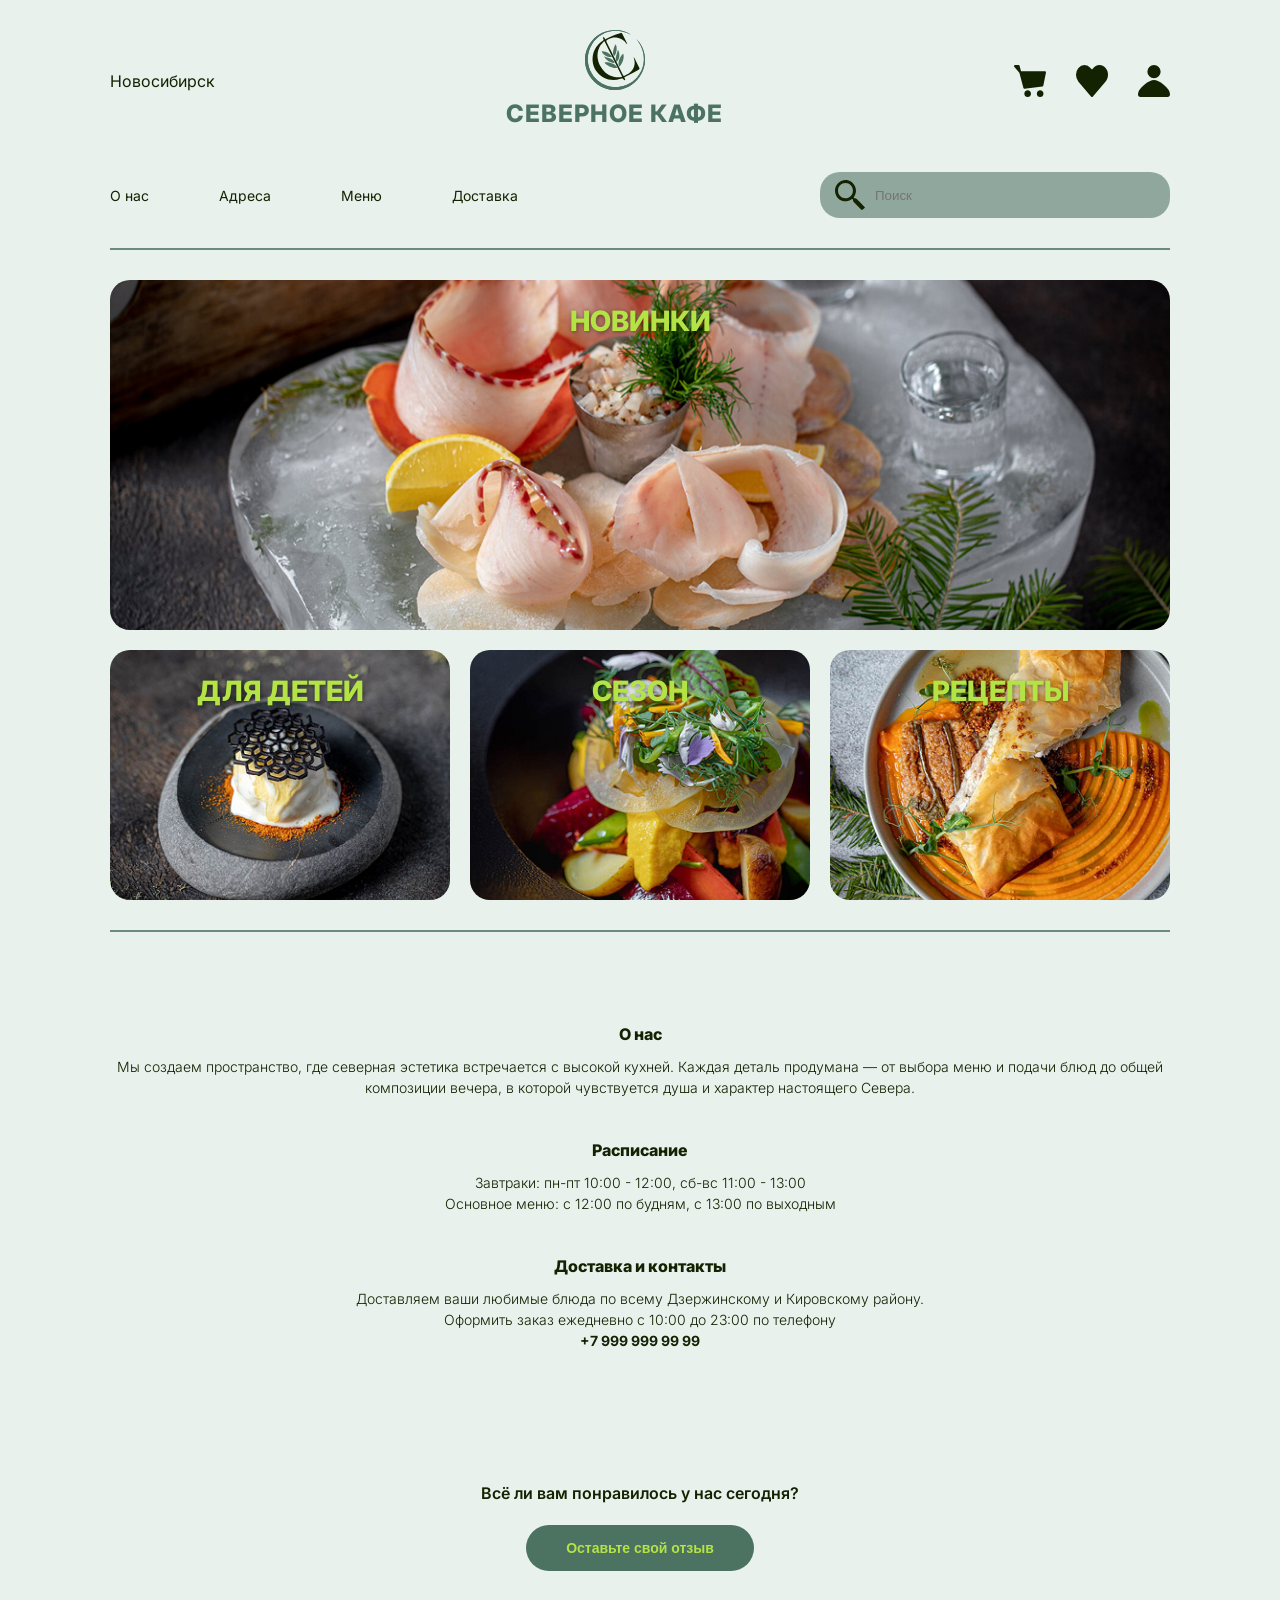
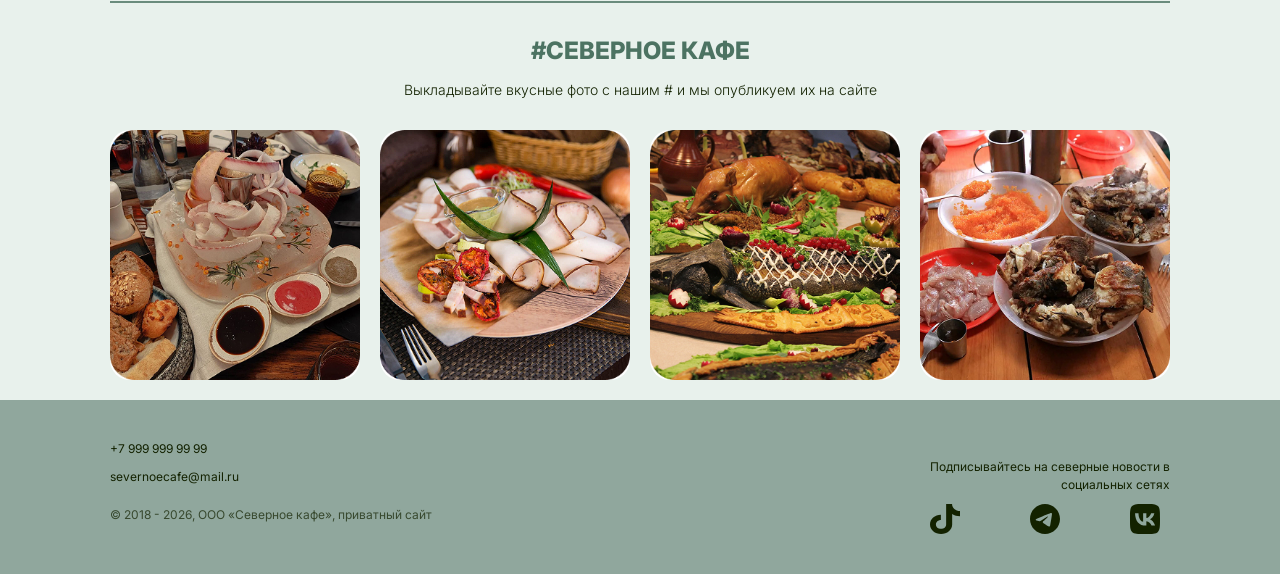
<file: index.html>
<!DOCTYPE html>
<html lang="ru">
<head>
    <meta charset="UTF-8">
    <meta name="viewport" content="width=1024">
    <title>Северное Кафе</title>
    <link rel="preconnect" href="https://fonts.googleapis.com">
    <link rel="preconnect" href="https://fonts.gstatic.com" crossorigin>
    <link href="https://fonts.googleapis.com/css2?family=Inter:wght@300;400;600;800&display=swap" rel="stylesheet">
    <link rel="stylesheet" href="glavnaya_css.css">
    <link rel="stylesheet" href="header_footer.css">

</head>
<body>

    <header class="header container">
        <div class="header-top">
            <div class="city">Новосибирск</div>
            
            <div class="logo">
    <a href="index.html">
        <img src="images/logotype.svg" alt="Логотип" class="logo-icon">
    </a>
    
    <h1>СЕВЕРНОЕ КАФЕ</h1>
</div>
            
            <div class="header-icons">
                <a href="korzina.html" class="header-icons" aria-label="Корзина">
                    <img src="images/korzina.svg" alt="Корзина" class="icon-img">
                </a>
                <img src="images/izbrannoe.svg" alt="Избранное" class="icon-img">
                <img src="images/kabinet.svg" alt="Профиль" class="icon-img">
            </div>
        </div>

        <div class="header-bottom">
            <nav class="main-menu">
                <a href="index.html#info">О нас</a>
                <a href="#">Адреса</a>
                <a href="menu.html">Меню</a>
                <a href="#">Доставка</a>
            </nav>
            <div class="search-bar">
                <img src="images/poisk.svg" alt="Поиск" class="icon-img">
                <input type="text" placeholder="Поиск">
            </div>
        </div>
    </header>

    <div class="container"><hr class="divider"></div>

    <main>
        <section class="banners container">
            <div class="banner banner-large" style="background-image: url('images/gl_novinki.jpg');">
                <h2 class="accent-text">НОВИНКИ</h2>
            </div>
            
            <div class="banner-row">
                <div class="banner banner-small" style="background-image: url('images/gl_deti.jpg');">
                    <h3 class="accent-text">Для детей</h3>
                </div>
                <div class="banner banner-small" style="background-image: url('images/gl_sezon.jpg');">
                    <h3 class="accent-text">Сезон</h3>
                </div>
                <div class="banner banner-small" style="background-image: url('images/gl_recepti.jpg');">
                    <h3 class="accent-text">Рецепты</h3>
                </div>
            </div>
        </section>

        <div class="container"><hr class="divider"></div>

        <section id="info" class="info-section" style="background-image: linear-gradient(rgba(232, 241, 236, 0.8), rgba(232, 241, 236, 0.8)), url('images/gl_o_nas.jpg');">
            <div class="container info-content">
                <div class="info-block">
                    <h4>О нас</h4>
                    <p>Мы создаем пространство, где северная эстетика встречается с высокой кухней. Каждая деталь продумана — от выбора меню и подачи блюд до общей композиции вечера, в которой чувствуется душа и характер настоящего Севера.</p>
                </div>

                <div class="info-block">
                    <h4>Расписание</h4>
                    <p>Завтраки: пн-пт 10:00 - 12:00, сб-вс 11:00 - 13:00<br>
                    Основное меню: с 12:00 по будням, с 13:00 по выходным</p>
                </div>

                <div class="info-block">
                    <h4>Доставка и контакты</h4>
                    <p>Доставляем ваши любимые блюда по всему Дзержинскому и Кировскому району.<br>
                    Оформить заказ ежедневно с 10:00 до 23:00 по телефону<br>
                    <strong>+7 999 999 99 99</strong></p>
                </div>
            </div>
        </section>

        <section class="review-gallery-section container">
            <div class="review-block">
                <h3>Всё ли вам понравилось у нас сегодня?</h3>
                <button class="feedback-btn">Оставьте свой отзыв</button>
            </div>
            
            <hr class="divider">

            <div class="gallery-block">
                <h2 class="section-title">#СЕВЕРНОЕ КАФЕ</h2>
                <p>Выкладывайте вкусные фото с нашим # и мы опубликуем их на сайте</p>
                
                <div class="gallery-container">
                    <div class="gallery-grid">
                        <img src="images/gl_1.jpg" alt="Фото 1">
                        <img src="images/gl_2.jpg" alt="Фото 2">
                        <img src="images/gl_3.jpg" alt="Фото 3">
                        <img src="images/gl_4.jpg" alt="Фото 4">
                        <img src="images/gl_5.jpg" alt="Фото 5">
                        <img src="images/gl_6.jpg" alt="Фото 6">
                        <img src="images/gl_7.jpg" alt="Фото 7">
                        <img src="images/gl_8.jpg" alt="Фото 8">
                        <img src="images/gl_9.jpg" alt="Фото 9">
                    </div>
                </div>
            </div>
        </section>
    </main>

    <footer class="footer">
        <div class="container footer-content">
            <div class="footer-left">
                <p>+7 999 999 99 99</p>
                <p>severnoecafe@mail.ru</p>
                <p class="copyright">© 2018 - 2026, ООО «Северное кафе», приватный сайт</p>
            </div>
            <div class="footer-right">
                <p>Подписывайтесь на северные новости в<br>социальных сетях</p>
                <div class="social-icons">
                    <img src="images/inst.svg" alt="Инстаграм" class="icon-img">
                    <img src="images/telega.svg" alt="Телеграм" class="icon-img">
                    <img src="images/vk.svg" alt="ВКантакте" class="icon-img">
                </div>
            </div>
        </div>
    </footer>

</body>
</html>
</file>
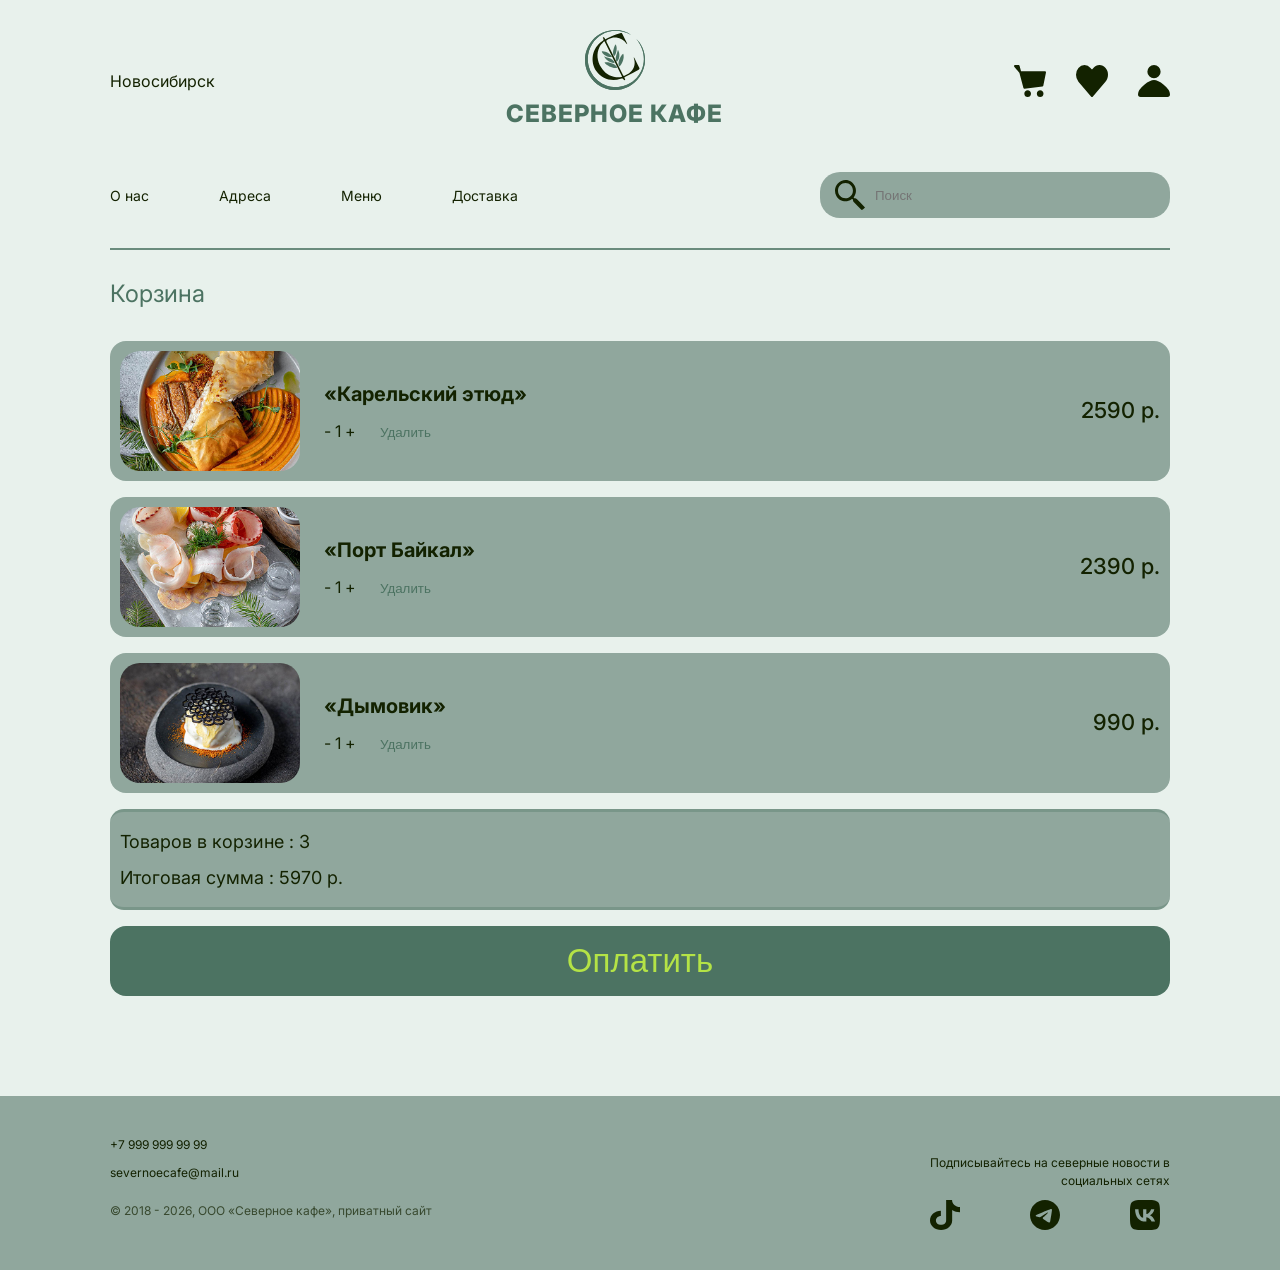
<file: korzina.html>
<!doctype html>
<html lang="ru">
<head>
  <meta charset="UTF-8">
  <meta name="viewport" content="width=device-width, initial-scale=1.0">
  <title>Северное кафе - Корзина</title>
  <link rel="preconnect" href="https://fonts.googleapis.com">
  <link rel="preconnect" href="https://fonts.gstatic.com" crossorigin>
  <link href="https://fonts.googleapis.com/css2?family=Inter:wght@400;500;600&display=swap" rel="stylesheet">
  <link rel="stylesheet" href="korzina_css.css">
  <link rel="stylesheet" href="header_footer.css">

</head>
<body>

    <header class="header container">
        <div class="header-top">
            <div class="city">Новосибирск</div>
            
            <div class="logo">
    <a href="index.html">
        <img src="images/logotype.svg" alt="Логотип" class="logo-icon">
    </a>
    
    <h1>СЕВЕРНОЕ КАФЕ</h1>
</div>
            
            <div class="header-icons">
                <a href="korzina.html" class="header-icons" aria-label="Корзина">
                    <img src="images/korzina.svg" alt="Корзина" class="icon-img">
                </a>
                <img src="images/izbrannoe.svg" alt="Избранное" class="icon-img">
                <img src="images/kabinet.svg" alt="Профиль" class="icon-img">
            </div>
        </div>

        <div class="header-bottom">
            <nav class="main-menu">
                <a href="index.html#info">О нас</a>
                <a href="#">Адреса</a>
                <a href="menu.html">Меню</a>
                <a href="#">Доставка</a>
            </nav>
            <div class="search-bar">
                <img src="images/poisk.svg" alt="Поиск" class="icon-img">
                <input type="text" placeholder="Поиск">
            </div>
        </div>
    </header>

    <div class="container"><hr class="divider"></div>

    <main class="cart container">
      <div class="cart__heading">
        <h2>Корзина</h2>
      </div>

      <div class="cart-item">
    <img src="images/m_3.jpg" alt="Карельский этюд" class="cart-item-img">
    
    <div class="cart-item-info">
        <h3>«Карельский этюд»</h3>
        <div class="item-controls">
            <span>- 1 +</span>
            <button class="delete-link">Удалить</button>
        </div>
    </div>
    
    <div class="cart-item-price">2590 р.</div>
</div>

<div class="cart-item">
    <img src="images/m_2.jpg" alt="Порт Байкал" class="cart-item-img">
    
    <div class="cart-item-info">
        <h3>«Порт Байкал»</h3>
        <div class="item-controls">
            <span>- 1 +</span>
            <button class="delete-link">Удалить</button>
        </div>
    </div>
    
    <div class="cart-item-price">2390 р.</div>
</div>

<div class="cart-item">
    <img src="images/m_9.jpg" alt="Дымовик" class="cart-item-img">
    
    <div class="cart-item-info">
        <h3>«Дымовик»</h3>
        <div class="item-controls">
            <span>- 1 +</span>
            <button class="delete-link">Удалить</button>
        </div>
    </div>
    
    <div class="cart-item-price">990 р.</div>
</div>

      <section class="summary">
        <p>Товаров в корзине : 3</p>
        <p>Итоговая сумма : 5970 р.</p>
      </section>

      <button class="pay-btn">Оплатить</button>
    </main>

  <footer class="footer">
        <div class="container footer-content">
            <div class="footer-left">
                <p>+7 999 999 99 99</p>
                <p>severnoecafe@mail.ru</p>
                <p class="copyright">© 2018 - 2026, ООО «Северное кафе», приватный сайт</p>
            </div>
            <div class="footer-right">
                <p>Подписывайтесь на северные новости в<br>социальных сетях</p>
                <div class="social-icons">
                    <img src="images/inst.svg" alt="Инстаграм" class="icon-img">
                    <img src="images/telega.svg" alt="Телеграм" class="icon-img">
                    <img src="images/vk.svg" alt="ВКантакте" class="icon-img">
                </div>
            </div>
        </div>
    </footer>

</body>
</html>
</file>
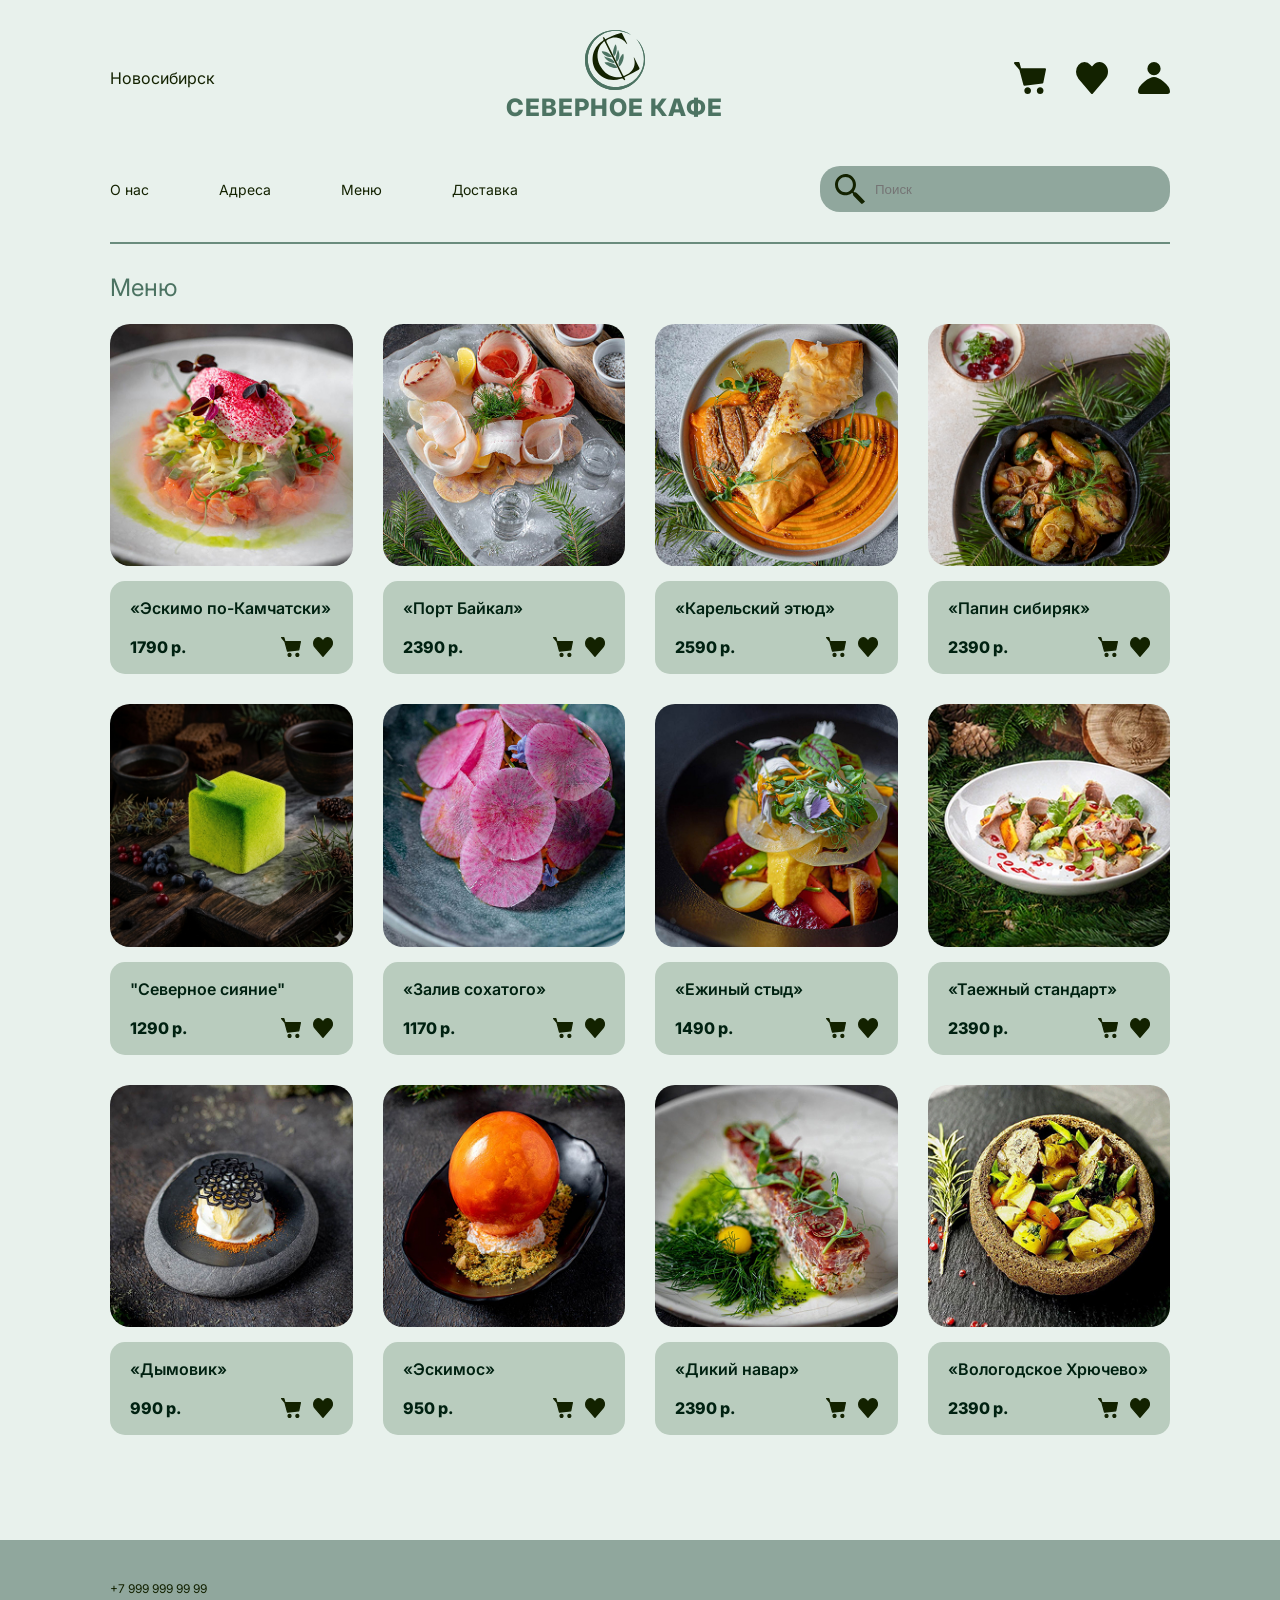
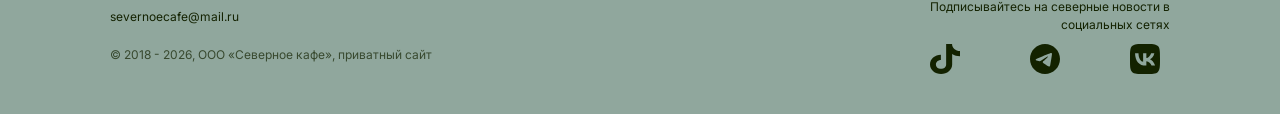
<file: menu.html>
<body>
<!DOCTYPE html>
<html lang="ru">
<head>
    <meta charset="UTF-8">
    <meta name="viewport" content="width=device-width, initial-scale=1.0">
    <title>Северное Кафе</title>
    <link rel="preconnect" href="https://fonts.googleapis.com">
    <link rel="preconnect" href="https://fonts.gstatic.com" crossorigin>
    <link href="https://fonts.googleapis.com/css2?family=Inter:wght@300;400;600;800&display=swap" rel="stylesheet">
    <link rel="stylesheet" href="menu_css.css">
    <link rel="stylesheet" href="header_footer.css">

</head>
<body>

    <header class="header container">
        <div class="header-top">
            <div class="city">Новосибирск</div>
            
            <div class="logo">
    <a href="                                  index.html">
        <img src="images/logotype.svg" alt="Логотип" class="logo-icon">
    </a>
    
    <h1>СЕВЕРНОЕ КАФЕ</h1>
</div>
            
            <div class="header-icons">
                <a href="korzina.html" class="header-icons" aria-label="Корзина">
                    <img src="images/korzina.svg" alt="Корзина" class="icon-img">
                </a>
                <img src="images/izbrannoe.svg" alt="Избранное" class="icon-img">
                <img src="images/kabinet.svg" alt="Профиль" class="icon-img">
            </div>
        </div>

        <div class="header-bottom">
            <nav class="main-menu">
                <a href="index.html#info">О нас</a>
                <a href="#">Адреса</a>
                <a href="menu.html">Меню</a>
                <a href="#">Доставка</a>
            </nav>
            <div class="search-bar">
                <img src="images/poisk.svg" alt="Поиск" class="icon-img">
                <input type="text" placeholder="Поиск">
            </div>
        </div>
    </header>

    <div class="container"><hr class="divider"></div>

    <main class="container">
    <h2 class="menu-title">Меню</h2>
    
    <div class="menu-grid">
        
        <div class="menu-card">
            <div class="card-image-wrapper">
                <img src="images/m_1.jpg" alt="Эскимо по-Камчатски">
            </div>
            <div class="card-info">
                <h3 class="dish-title">«Эскимо по-Камчатски»</h3>
                <div class="card-bottom">
                    <span class="dish-price">1790 р.</span>
                    <div class="card-actions">
                        <img src="images/korzina.svg" alt="В корзину" class="action-icon">
                        <img src="images/izbrannoe.svg" alt="В избранное" class="action-icon">
                    </div>
                </div>
            </div>
        </div>
        <div class="menu-card">
            <div class="card-image-wrapper">
                <a href="tovar.html">
                    <img src="images/m_2.jpg" alt="«Порт Байкал»">
                </a>
            </div>
            <div class="card-info">
                <a href="tovar.html" class="dish-link">
                    <h3 class="dish-title">«Порт Байкал»</h3>
                </a>
                <div class="card-bottom">
                    <span class="dish-price">2390 р.</span>
                    <div class="card-actions">
                        <img src="images/korzina.svg" alt="В корзину" class="action-icon">
                        <img src="images/izbrannoe.svg" alt="В избранное" class="action-icon">
                    </div>
                </div>
            </div>
        </div>
        <div class="menu-card">
            <div class="card-image-wrapper">
                <img src="images/m_3.jpg" alt="«Карельский этюд»">
            </div>
            <div class="card-info">
                <h3 class="dish-title">«Карельский этюд»</h3>
                <div class="card-bottom">
                    <span class="dish-price">2590 р.</span>
                    <div class="card-actions">
                        <img src="images/korzina.svg" alt="В корзину" class="action-icon">
                        <img src="images/izbrannoe.svg" alt="В избранное" class="action-icon">
                    </div>
                </div>
            </div>
        </div>
        <div class="menu-card">
            <div class="card-image-wrapper">
                <img src="images/m_4.jpg" alt="«Папин сибиряк»">
            </div>
            <div class="card-info">
                <h3 class="dish-title">«Папин сибиряк»</h3>
                <div class="card-bottom">
                    <span class="dish-price">2390 р.</span>
                    <div class="card-actions">
                        <img src="images/korzina.svg" alt="В корзину" class="action-icon">
                        <img src="images/izbrannoe.svg" alt="В избранное" class="action-icon">
                    </div>
                </div>
            </div>
        </div>
        <div class="menu-card">
            <div class="card-image-wrapper">
                <img src="images/m_5.jpg" alt="«Северное сияние»">
            </div>
            <div class="card-info">
                <h3 class="dish-title">"Северное сияние"</h3>
                <div class="card-bottom">
                    <span class="dish-price">1290 р.</span>
                    <div class="card-actions">
                        <img src="images/korzina.svg" alt="В корзину" class="action-icon">
                        <img src="images/izbrannoe.svg" alt="В избранное" class="action-icon">
                    </div>
                </div>
            </div>
        </div>
        <div class="menu-card">
            <div class="card-image-wrapper">
                <img src="images/m_6.jpg" alt="«Залив сохатого»">
            </div>
            <div class="card-info">
                <h3 class="dish-title">«Залив сохатого»</h3>
                <div class="card-bottom">
                    <span class="dish-price">1170 р.</span>
                    <div class="card-actions">
                        <img src="images/korzina.svg" alt="В корзину" class="action-icon">
                        <img src="images/izbrannoe.svg" alt="В избранное" class="action-icon">
                    </div>
                </div>
            </div>
        </div>
        <div class="menu-card">
            <div class="card-image-wrapper">
                <img src="images/m_7.jpg" alt="«Ежиный стыд»">
            </div>
            <div class="card-info">
                <h3 class="dish-title">«Ежиный стыд»</h3>
                <div class="card-bottom">
                    <span class="dish-price">1490 р.</span>
                    <div class="card-actions">
                        <img src="images/korzina.svg" alt="В корзину" class="action-icon">
                        <img src="images/izbrannoe.svg" alt="В избранное" class="action-icon">
                    </div>
                </div>
            </div>
        </div>
        <div class="menu-card">
            <div class="card-image-wrapper">
                <img src="images/m_8.jpg" alt="«Таежный стандарт»">
            </div>
            <div class="card-info">
                <h3 class="dish-title">«Таежный стандарт»</h3>
                <div class="card-bottom">
                    <span class="dish-price">2390 р.</span>
                    <div class="card-actions">
                        <img src="images/korzina.svg" alt="В корзину" class="action-icon">
                        <img src="images/izbrannoe.svg" alt="В избранное" class="action-icon">
                    </div>
                </div>
            </div>
        </div>
        <div class="menu-card">
            <div class="card-image-wrapper">
                <img src="images/m_9.jpg" alt="«Дымovik»">
            </div>
            <div class="card-info">
                <h3 class="dish-title">«Дымовик»</h3>
                <div class="card-bottom">
                    <span class="dish-price">990 р.</span>
                    <div class="card-actions">
                        <img src="images/korzina.svg" alt="В корзину" class="action-icon">
                        <img src="images/izbrannoe.svg" alt="В избранное" class="action-icon">
                    </div>
                </div>
            </div>
        </div>
        <div class="menu-card">
            <div class="card-image-wrapper">
                <img src="images/m_10.jpg" alt="«Эскимос»">
            </div>
            <div class="card-info">
                <h3 class="dish-title">«Эскимос»</h3>
                <div class="card-bottom">
                    <span class="dish-price">950 р.</span>
                    <div class="card-actions">
                        <img src="images/korzina.svg" alt="В корзину" class="action-icon">
                        <img src="images/izbrannoe.svg" alt="В избранное" class="action-icon">
                    </div>
                </div>
            </div>
        </div>
        <div class="menu-card">
            <div class="card-image-wrapper">
                <img src="images/m_11.jpg" alt="«Дикий навар»">
            </div>
            <div class="card-info">
                <h3 class="dish-title">«Дикий навар»</h3>
                <div class="card-bottom">
                    <span class="dish-price">2390 р.</span>
                    <div class="card-actions">
                        <img src="images/korzina.svg" alt="В корзину" class="action-icon">
                        <img src="images/izbrannoe.svg" alt="В избранное" class="action-icon">
                    </div>
                </div>
            </div>
        </div>
        <div class="menu-card">
            <div class="card-image-wrapper">
                <img src="images/m_12.jpg" alt="«Вологодское Хрючево»">
            </div>
            <div class="card-info">
                <h3 class="dish-title">«Вологодское Хрючево»</h3>
                <div class="card-bottom">
                    <span class="dish-price">2390 р.</span>
                    <div class="card-actions">
                        <img src="images/korzina.svg" alt="В корзину" class="action-icon">
                        <img src="images/izbrannoe.svg" alt="В избранное" class="action-icon">
                    </div>
                </div>
            </div>
        </div>
    </div>
</main>
</body>
<footer class="footer">
        <div class="container footer-content">
            <div class="footer-left">
                <p>+7 999 999 99 99</p>
                <p>severnoecafe@mail.ru</p>
                <p class="copyright">© 2018 - 2026, ООО «Северное кафе», приватный сайт</p>
            </div>
            <div class="footer-right">
                <p>Подписывайтесь на северные новости в<br>социальных сетях</p>
                <div class="social-icons">
                    <img src="images/inst.svg" alt="Инстаграм" class="icon-img">
                    <img src="images/telega.svg" alt="Телеграм" class="icon-img">
                    <img src="images/vk.svg" alt="ВКантакте" class="icon-img">
                </div>
            </div>
        </div>
    </footer>

</body>
</html>
</file>
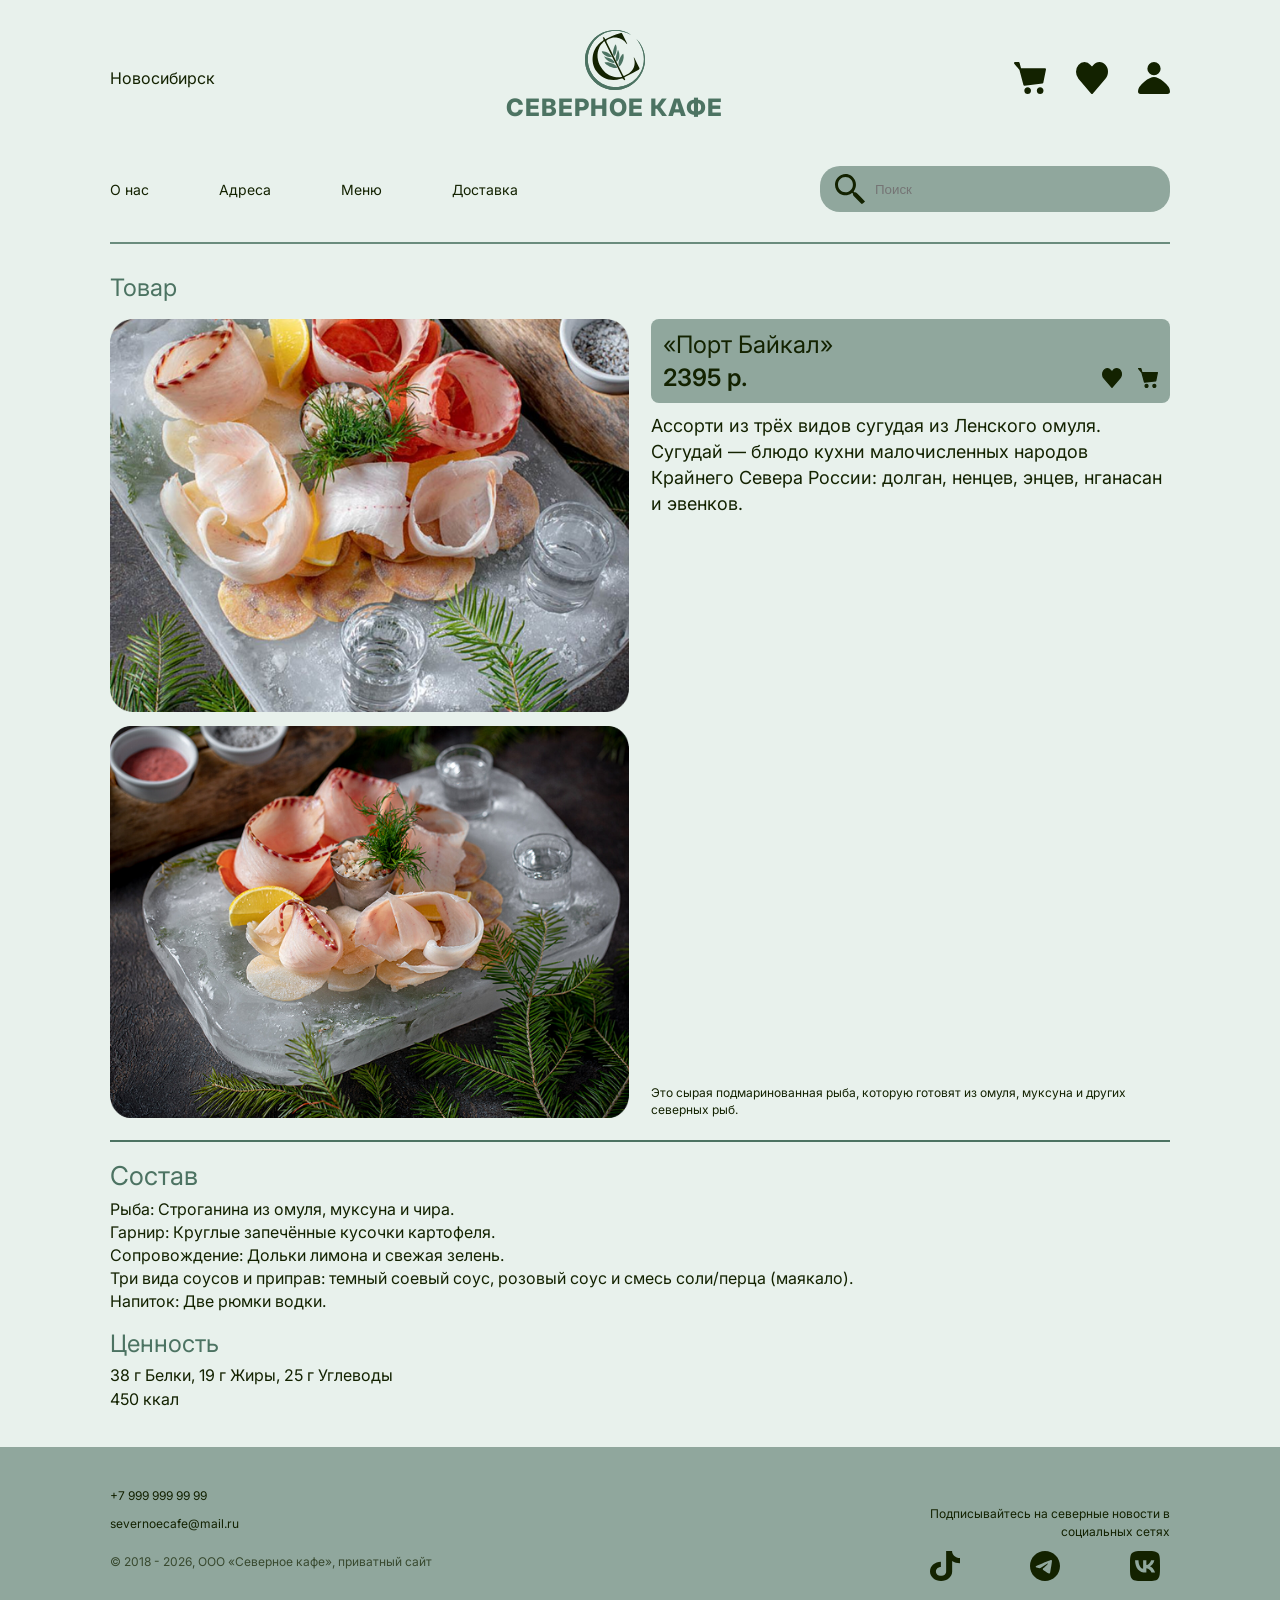
<file: tovar.html>
<html lang="ru">
<head>
    <meta charset="UTF-8">
    <meta name="viewport" content="width=1024">
    <title>Северное Кафе</title>
    <link rel="preconnect" href="https://fonts.googleapis.com">
    <link rel="preconnect" href="https://fonts.gstatic.com" crossorigin>
    <link href="https://fonts.googleapis.com/css2?family=Inter:wght@300;400;600;800&display=swap" rel="stylesheet">
    <link rel="stylesheet" href="tovar_css.css">
    <link rel="stylesheet" href="header_footer.css">

</head>
<body>

    <header class="header container">
        <div class="header-top">
            <div class="city">Новосибирск</div>
            
            <div class="logo">
    <a href="index.html">
        <img src="images/logotype.svg" alt="Логотип" class="logo-icon">
    </a>
    
    <h1>СЕВЕРНОЕ КАФЕ</h1>
</div>
            
            <div class="header-icons">
                <a href="korzina.html" class="header-icons" aria-label="Корзина">
                    <img src="images/korzina.svg" alt="Корзина" class="icon-img">
                </a>
                <img src="images/izbrannoe.svg" alt="Избранное" class="icon-img">
                <img src="images/kabinet.svg" alt="Профиль" class="icon-img">
            </div>
        </div>

        <div class="header-bottom">
            <nav class="main-menu">
                <a href="index.html#info">О нас</a>
                <a href="#">Адреса</a>
                <a href="menu.html">Меню</a>
                <a href="#">Доставка</a>
            </nav>
            <div class="search-bar">
                <img src="images/poisk.svg" alt="Поиск" class="icon-img">
                <input type="text" placeholder="Поиск">
            </div>
        </div>
    </header>

    <div class="container"><hr class="divider"></div>

  <main class="container product-page">
    <h2 class="product-title">Товар</h2>

    <section class="product-layout">
      <div class="product-image product-image--primary">
        <img src="images/image (1).png" alt="Подача блюда Порт Байкал">
      </div>

      <div class="product-info-top">
        <div class="product-card__head">
          <h3 class="product-name">«Порт Байкал»</h3>
          <div class="product-price-row">
            <p class="product-price">2395 р.</p>
            <div class="product-actions">
              <img src="images/izbrannoe.svg" alt="Избранное" class="icon-img">
              <img src="images/korzina.svg" alt="Корзина" class="icon-img">
            </div>
          </div>
        </div>
        <p class="product-text">
          Ассорти из трёх видов сугудая из Ленского омуля. Сугудай — блюдо кухни малочисленных
          народов Крайнего Севера России: долган, ненцев, энцев, нганасан и эвенков.
        </p>
      </div>

      <div class="product-image product-image--secondary">
        <img src="images/image.png" alt="Второй ракурс блюда Порт Байкал">
      </div>

      <p class="product-note">
        Это сырая подмаринованная рыба, которую готовят из омуля, муксуна и других северных рыб.
      </p>
    </section>

    <section class="product-details">
      <h3>Состав</h3>
      <p>
        Рыба: Строганина из омуля, муксуна и чира.<br>
        Гарнир: Круглые запечённые кусочки картофеля.<br>
        Сопровождение: Дольки лимона и свежая зелень.<br>
        Три вида соусов и приправ: темный соевый соус, розовый соус и смесь соли/перца (маякало).<br>
        Напиток: Две рюмки водки.
      </p>

      <h4>Ценность</h4>
      <p>38 г Белки, 19 г Жиры, 25 г Углеводы<br>450 ккал</p>
    </section>
  </main>

    <footer class="footer">
        <div class="container footer-content">
            <div class="footer-left">
                <p>+7 999 999 99 99</p>
                <p>severnoecafe@mail.ru</p>
                <p class="copyright">© 2018 - 2026, ООО «Северное кафе», приватный сайт</p>
            </div>
            <div class="footer-right">
                <p>Подписывайтесь на северные новости в<br>социальных сетях</p>
                <div class="social-icons">
                    <img src="images/inst.svg" alt="Инстаграм" class="icon-img">
                    <img src="images/telega.svg" alt="Телеграм" class="icon-img">
                    <img src="images/vk.svg" alt="ВКантакте" class="icon-img">
                </div>
            </div>
        </div>
    </footer>
</body>
</html>
</file>
<file: glavnaya_css.css>
/* --- БАННЕРЫ С ФОТО --- */
.banners {
    margin-top: 30px;
}

.banner {
    border-radius: 20px;
    background-size: cover;
    background-position: center;
    position: relative;
    display: flex;
    justify-content: center;
    /* Задаём плавность перехода (тайминг и тип анимации) */
    transition: transform 0.5s ease;

    /* Убедимся, что увеличение происходит от центра (это значение по умолчанию, но полезно помнить) */
    transform-origin: center;
}

.banner:hover {
    /* При наведении увеличиваем на 5% (масштаб 1.15) */
    transform: scale(1.05);
}

.banner-large {
    height: 350px;
    width: 100%;
    margin-bottom: 20px;
}

.banner-row {
    display: grid;
    grid-template-columns: repeat(3, 1fr);
    gap: 20px;
}

.banner-small {
    height: 250px;
}

.accent-text {
    position: absolute;
    top: 20px;
    color: var(--accent-bright);
    font-weight: 800;
    font-size: 28px;
    text-transform: uppercase;
    text-shadow: 1px 1px 4px rgba(0,0,0,0.4);
    transition: transform 0.5s ease; /* Обязательно для плавности */
}
/* 3. А теперь заставляем текст расти сильнее при наведении на родителя */
.banner:hover .accent-text {
    transform: scale(1.20); /* Текст растет на 10% (это на 5% больше, чем картинка) */
    transition: transform 0.5s ease;
}

/* --- СЕКЦИЯ "О НАС" --- */
.info-section {
    padding: 60px 0;
    background-size: cover;
    background-position: center;
    background-attachment: fixed; /* Красивый эффект при скролле */
    text-align: center;
    margin-bottom: 30px;
}

.info-content {
    max-width: 800px;
}

.info-block {
    margin-bottom: 40px;
}

.info-block h4 {
    font-weight: 800;
    margin-bottom: 10px;
    font-size: 16px;
}

.info-block p {
    font-weight: 300;
    font-size: 14px;
}

/* --- ОТЗЫВЫ И ГАЛЕРЕЯ --- */
.review-gallery-section {
    text-align: center;
    padding: 40px 0 60px 0;
}

.review-block h3 {
    font-size: 16px;
    font-weight: 600;
    margin-bottom: 20px;
}

.feedback-btn {
    background-color: var(--text-large);
    color: #B4E346;
    border: none;
    padding: 15px 40px;
    border-radius: 30px;
    font-size: 14px;
    font-weight: 600;
    cursor: pointer;
    /* Магия плавности: цвет будет меняться не мгновенно, а мягко за 0.3 секунды */
    transition: background-color 0.3s ease;
}

/* Состояние при наведении (темное) */
.feedback-btn:hover {
    background-color: #132200; /* Очень темный зеленый из твоего референса */
}

.section-title {
    color: var(--text-large);
    font-weight: 800;
    margin-bottom: 10px;
}

.gallery-block p {
    font-size: 14px;
    margin-bottom: 30px;
    font-weight: 300;
}

.gallery-grid {
    display: flex;
    justify-content: space-between;
    gap: 15px;
}

.gallery-grid img {
    width: 24%;
    aspect-ratio: 1 / 1;
    object-fit: cover;
    border-radius: 20px;
}

.gallery-grid {
    display: flex;         /* Выстраиваем фото в ряд */
    gap: 20px;             /* Расстояние между ними */
    overflow-x: auto;      /* ВКЛЮЧАЕМ СКРОЛЛ */
    scroll-behavior: smooth; /* Делаем его плавным */
    padding-bottom: 20px;
    
    /* Убираем полоску скролла */
    -ms-overflow-style: none;  
    scrollbar-width: none;     
}

.gallery-grid::-webkit-scrollbar {
    display: none; /* Скрываем полоску в Chrome/Safari */
}

.gallery-grid img {
    width: 250px;
    height: 250px;
    object-fit: cover;
    border-radius: 20px;
    flex-shrink: 0;        /* ОЧЕНЬ ВАЖНО: не дает картинкам сжиматься */
}

/* Убираем полоску в Chrome, Safari и Opera */
.gallery-grid::-webkit-scrollbar {
    display: none;
}

.gallery-grid {
    scroll-behavior: smooth;
}
</file>
<file: header_footer.css>
/* --- БАЗОВЫЕ НАСТРОЙКИ И ЦВЕТА --- */
:root {
    --bg-color: #E8F1EC;
    --main-color: #90A79D;
    --text-large: #4C7362;
    --text-normal: #132200;
    --accent-bright: #B4E346;
}
html {
    scroll-behavior: smooth;
}

* {
    margin: 0;
    padding: 0;
    box-sizing: border-box;
}

body {
    background-color: var(--bg-color);
    color: var(--text-normal);
    font-family: 'Inter', sans-serif;
    font-weight: 400; 
    line-height: 1.5;
    min-height: 100vh; /* Минимальная высота = 100% высоты окна браузера */
    margin: 0;
}

/* Контейнер ограничивает ширину сайта по центру */
.container {
    max-width: 1100px;
    margin: 0 auto;
    padding: 0 20px;
}

/* Полоса-разделитель */
.divider {
    border: none;
    border-top: 2px solid var(--text-large);
    margin: 30px 0;
    opacity: 0.8;
}

/* --- ШАПКА САЙТА --- */
.header {
    padding-top: 30px;
}

.header-top {
    display: flex;
    justify-content: space-between;
    align-items: center;
    margin-bottom: 20px;
}

.logo {
    text-align: center;
    color: var(--text-large);
}

.logo h1 {
    font-weight: 800;
    font-size: 24px;
    letter-spacing: 1px;
}

.logo-icon {
    width: 60px; 
    height: 60px;
    transition: color 0.3s ease;
}

.logo-icon:hover {
    filter: brightness(0) saturate(100%) invert(8%) sepia(34%) saturate(1542%) hue-rotate(106deg) brightness(91%) contrast(104%);
}

.header-icons {
    display: flex;
    gap: 30px;
    font-size: 20px;
    cursor: pointer;
}

.header-icons img {
    transition: filter 0.3s ease; /* Плавный переход */
}

.header-icons img:hover {
    filter: invert(82%) sepia(54%) saturate(543%) hue-rotate(33deg) brightness(96%) contrast(91%);
}

.header-bottom {
    display: flex;
    justify-content: space-between;
    align-items: center;
    margin-top: 40px;
}

.nav-links {
    display: flex;
    gap: 100px; 
}

.main-menu {
    display: flex;
    gap: 70px; 
}

.main-menu a {
    text-decoration: none;
    color: #132200;
    font-size: 14px;
    font-weight: 400;
    transition: color 0.3s ease;
}

/* Цвет ссылок ПРИ НАВЕДЕНИИ */
.main-menu a:hover {
    color: #B4E346;
}

.search-bar {
    width: 350px; /* Ширина полоски поиска */
    background-color: var(--main-color);
    border-radius: 20px;
    padding: 8px 15px;
    display: flex;
    align-items: center;
    gap: 10px;
}

.search-bar input {
    background: transparent;
    border: none;
    outline: none;
    color: #132200;
}

/* --- ПОДВАЛ (FOOTER) --- */
.footer {
    background-color: var(--main-color);
    padding: 40px 0;
    font-size: 12px;
    margin-top: auto;
}

.footer-content {
    display: flex;
    justify-content: space-between;
    align-items: flex-end;
}

.footer-left p, .footer-right p {
    margin-bottom: 10px;
}

.copyright {
    margin-top: 20px;
    opacity: 0.7;
}

.footer-right {
    text-align: right;
}

.social-icons {
    display: flex;
    gap: 70px;
    font-size: 20px;
    cursor: pointer;
}

.social-icons img {
    transition: filter 0.3s ease; /* Плавный переход */
}

.social-icons img:hover {
    /* Этот фильтр примерно перекрашивает черное в #B4E346 */
    filter: invert(82%) sepia(54%) saturate(543%) hue-rotate(33deg) brightness(96%) contrast(91%);
}
</file>
<file: korzina_css.css>
/* --- ОСНОВА САЙТА --- */
.cart {
  display: grid;
  gap: 16px;
  margin-bottom: 44px;
}

.cart__heading {
  display: grid;
  grid-template-columns: 1fr auto;
  align-items: center;
}

.cart__heading h2 {
  margin: 0 0 16px;
  font-size: 24px;
  font-weight: 400;
  line-height: 1.2;
  color: var(--text-large);
}

.cart__heading span {
  color: #7a8d84;
  font-size: 26px;
}

.cart-list {
  display: grid;
  gap: 14px;
}

.cart-item {
  background: var(--panel);
  background: #90A79D;
  border-radius: 16px;
  padding: 10px;
  display: flex;
  grid-template-columns: 130px 1fr auto;
  align-items: center;
  gap: 14px;
  transition: transform 0.22s ease, box-shadow 0.22s ease;
}

.cart-item:hover {
  transform: translateY(-2px);
  box-shadow: 0 10px 18px rgba(79, 118, 102, 0.18);
}

.cart-item-img {
    width: 180px;              /* Ширина картинки */
    height: 120px;             /* Высота картинки */
    object-fit: cover;         /* Чтобы фото не сжималось */
    border-radius: 20px;       /* Скругление углов у самого фото */
    margin-right: 10px;        /* Отступ от фото до текста */
}

.cart-item-info {
    flex-grow: 1;
}

.cart-item-info h3 {
    margin: 0 0 10px 0;
    font-size: 20px;
}

/* Стили для ссылки Удалить */
.delete-link {
    background: none;
    border: none;
    color: #4C7362;
    margin-left: 20px;
    cursor: pointer;
}

/* Цена */
.cart-item-price {
    font-size: 22px;
    font-weight: 500;
}

.thumb {
  height: 90px;
  border-radius: 14px;
  background-size: cover;
  background-position: center;
}

.thumb--one {
  background-image: url("images/m_3.jpg");
}

.thumb--two {
  background-image: url("images/m_2.jpg");
}

.thumb--three {
  background-image: url("images/m_9.jpg");
}

.item-info {
  display: flex;
  flex-direction: column;
  gap: 12px;
}

.item-info h3 {
  margin: 0;
  font-size: 20px;
  font-weight: 500;
}

.item-actions {
  display: flex;
  align-items: center;
  gap: 7px;
  color: var(--muted);
}

.item-actions button {
  border: 0;
  background: transparent;
  color: inherit;
  cursor: pointer;
  transition: color 0.2s ease;
}

.item-actions button:hover {
  color: var(--deep);
}

.item-actions .remove {
  color: #b0d76f;
}

.price {
  margin: 0;
  font-size: 24px;
  padding-right: 12px;
}

.summary {
  border-top: 3px solid rgba(79, 118, 102, 0.35);
  border-bottom: 3px solid rgba(79, 118, 102, 0.35);
  padding: 16px 10px;
  background: var(--panel-soft);
  background: #90A79D;
  border-radius: 14px;
  display: flex;
  flex-direction: column;
  gap: 9px;
}

.summary p {
  margin: 0;
  font-size: 18px;
}

.details {
  align-self: flex-start;
  border: 0;
  background: transparent;
  color: #5f746a;
  cursor: pointer;
  padding: 0;
  transition: color 0.2s ease;
}

.details:hover {
  color: var(--deep);
}

.pay-btn {
  height: 70px;
  border: none;
  border-radius: 16px;
  background-color: var(--text-large);
  color: #B4E346;
  font-size: 33px;
  cursor: pointer;
  transition: background-color 0.3s ease;
  display: block;      /* Чтобы кнопка вела себя как блок */
  margin-bottom: 100px; /* Величина отступа (можешь менять число) */
}

.pay-btn:hover {
  background-color: #132200;
}
</file>
<file: menu_css.css>
/* --- ОСНОВА САЙТА --- */

.menu-title {
    margin: 0 0 16px;
    font-size: 24px;
    font-weight: 400;
    line-height: 1.2;
    color: var(--text-large);
}

/* Контейнер всей сетки */
.menu-grid {
    display: grid;
    /* Создаем 4 колонки равной ширины */
    grid-template-columns: repeat(4, 1fr); 
    /* Расстояние между карточками (подберите по макету, примерно 20-30px) */
    gap: 30px; 
    padding: 5px 0;
    margin-bottom: 100px;
}

/* КАРТОЧКА БЛЮДА (общие настройки) */
.menu-card {
    display: flex;
    flex-direction: column;
    gap: 15px; /* Расстояние от фото до плашки с текстом */
    width: 100%; /* Теперь ширина адаптивна под колонку */
    font-family: 'Inter', sans-serif; /* Шрифт по макету */
}

/* ОБЕРТКА ДЛЯ ФОТО (важна для анимации) */
.card-image-wrapper {
    width: 100%;
    aspect-ratio: 1 / 1; /* Делает фото идеально квадратным */
    border-radius: 20px;
    overflow: hidden; /* Обрезает все, что выходит за рамки */
}

.card-image-wrapper img {
    width: 100%;
    height: 100%;
    object-fit: cover;
    transition: transform 0.4s ease; /* Плавность анимации */
    transform-origin: center;
}

/* АНИМАЦИЯ 1: Увеличение картинки на 5% (1.05) при наведении НА ВСЮ карточку */
.menu-card:hover .card-image-wrapper img {
    transform: scale(1.05);
}

/* ПЛАШКА С ИНФОРМАЦИЕЙ */
.card-info {
    background-color: #B9CCBE; /* Цвет плашки по макету */
    border-radius: 15px;
    padding: 15px 20px;
    display: flex;
    flex-direction: column;
    gap: 15px;
}

.dish-title {
    font-size: 16px;
    font-weight: 600;
    color: #002111;
    margin: 0;
    transition: color 0.3s ease;
    cursor: pointer;
    text-decoration: none;
}

/* АНИМАЦИЯ 2: Смена цвета НАЗВАНИЯ на #B4E346 при наведении */
.dish-title:hover {
    color: #B4E346;
}

.dish-link {
    text-decoration: none; /* Убирает подчеркивание */
    color: inherit;        /* Заставляет текст наследовать цвет заголовка */
}

.dish-link:hover {
    color: inherit;        /* Чтобы при наведении цвет не менялся, если не нужно */
}

.card-bottom {
    display: flex;
    justify-content: space-between;
    align-items: center;
}

.dish-price {
    font-size: 16px;
    font-weight: 800;
    color: #002111;
}

.card-actions {
    display: flex;
    gap: 12px;
}

.action-icon {
    width: 20px;
    height: 20px;
    cursor: pointer;
    transition: filter 0.3s ease;
}

/* АНИМАЦИЯ 3: Смена цвета ИКОНОК (корзина, сердце) на #B4E346 при наведении */
.action-icon:hover {
    /* Этот фильтр делает из темного цвета точный оттенок #B4E346 */
    filter: brightness(0) saturate(100%) invert(84%) sepia(21%) saturate(996%) hue-rotate(36deg) brightness(97%) contrast(88%);
}

/* Адаптивность: если экран станет узким (например, на планшетах), 
   сетка перестроится в 2 колонки */
@media (max-width: 1024px) {
    .menu-grid {
        grid-template-columns: repeat(2, 1fr);
    }
}

/* Для мобильных телефонов — в 1 колонку */
@media (max-width: 600px) {
    .menu-grid {
        grid-template-columns: 1fr;
    }
}
</file>
<file: tovar_css.css>
main.product-page {
      padding-bottom: 36px;
    }

    .product-title {
      margin: 0 0 16px;
      font-size: 24px;
      font-weight: 400;
      line-height: 1.2;
      color: var(--text-large);
    }

    .product-layout {
      display: grid;
      grid-template-columns: 1fr 1fr;
      column-gap: 22px;
      row-gap: 14px;
      align-items: start;
    }

    .product-image {
      border-radius: 20px;
      overflow: hidden;
    }

    .product-image img {
      display: block;
      width: 100%;
      height: auto;
      aspect-ratio: 617 / 467;
      object-fit: cover;
    }

    .product-info-top {
      display: grid;
      gap: 10px;
      align-content: start;
    }

    .product-card__head {
      background: var(--main-color);
      border-radius: 8px;
      padding: 10px 12px;
      display: grid;
      gap: 4px;
    }

    .product-name {
      margin: 0;
      font-size: 24px;
      font-weight: 400;
      line-height: 1.3;
      color: var(--text-normal);
    }

    .product-price-row {
      display: flex;
      justify-content: space-between;
      align-items: center;
      gap: 10px;
    }

    .product-price {
      margin: 0;
      font-size: 24px;
      font-weight: 600;
      line-height: 1.2;
      color: var(--text-normal);
    }

    .product-actions {
      display: flex;
      gap: 16px;
      align-items: center;
    }

    .product-actions .icon-img {
      width: 20px;
      height: 20px;
      cursor: pointer;
      transition: filter 0.3s ease;
    }

    .product-actions .icon-img:hover {
      filter: invert(82%) sepia(54%) saturate(543%) hue-rotate(33deg) brightness(96%) contrast(91%);
    }

    .product-text {
      margin: 0;
      font-size: 18px;
      line-height: 1.45;
      color: var(--text-normal);
    }

    .product-note {
      margin: 0;
      font-size: 12px;
      line-height: 1.45;
      color: var(--text-normal);
    }

    .product-note {
      align-self: end;
    }

    .product-details {
      margin-top: 22px;
      padding-top: 18px;
      border-top: 2px solid var(--text-large);
    }

    .product-details h3 {
      margin: 0 0 6px;
      font-size: 26px;
      font-weight: 400;
      line-height: 1.2;
      color: var(--text-large);
    }

    .product-details p {
      margin: 0;
      font-size: 16px;
      line-height: 1.45;
      color: var(--text-normal);
    }

    .product-details h4 {
      margin: 16px 0 6px;
      font-size: 24px;
      font-weight: 400;
      line-height: 1.2;
      color: var(--text-large);
    }
</file>
